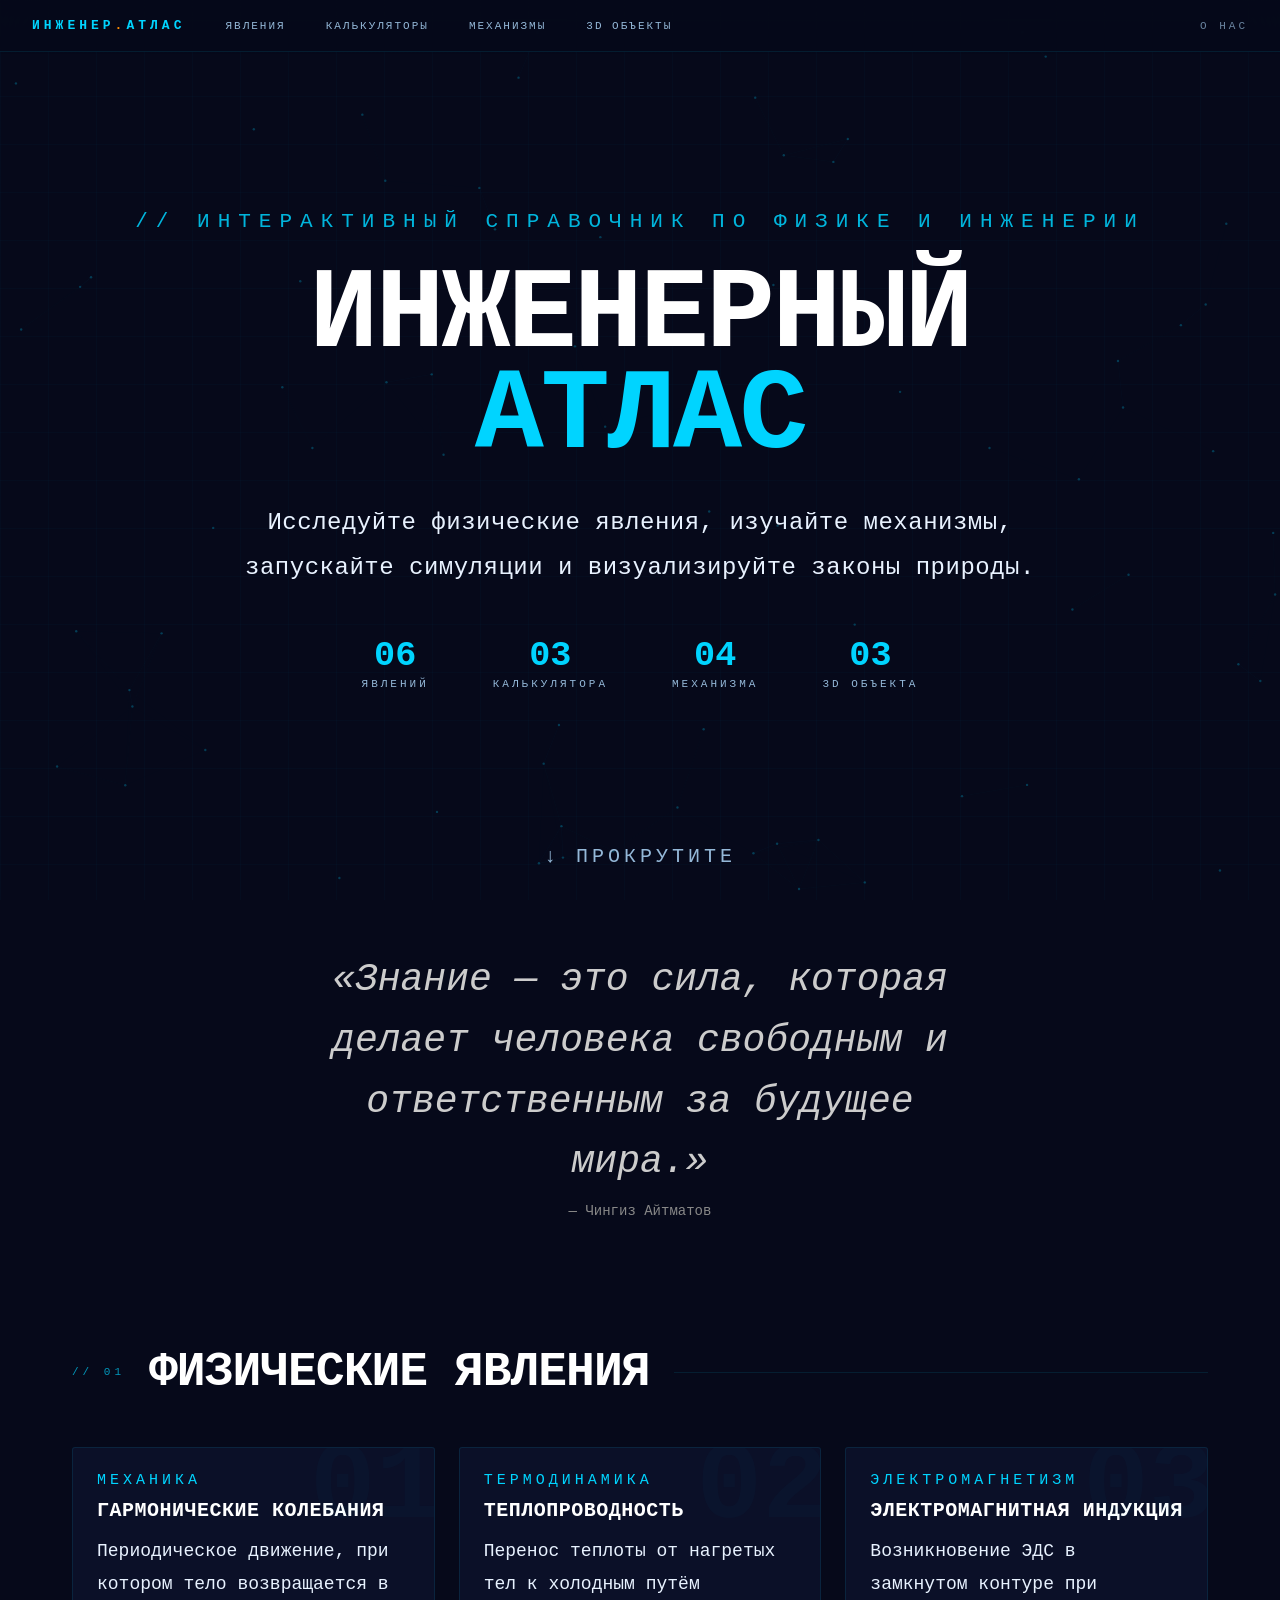
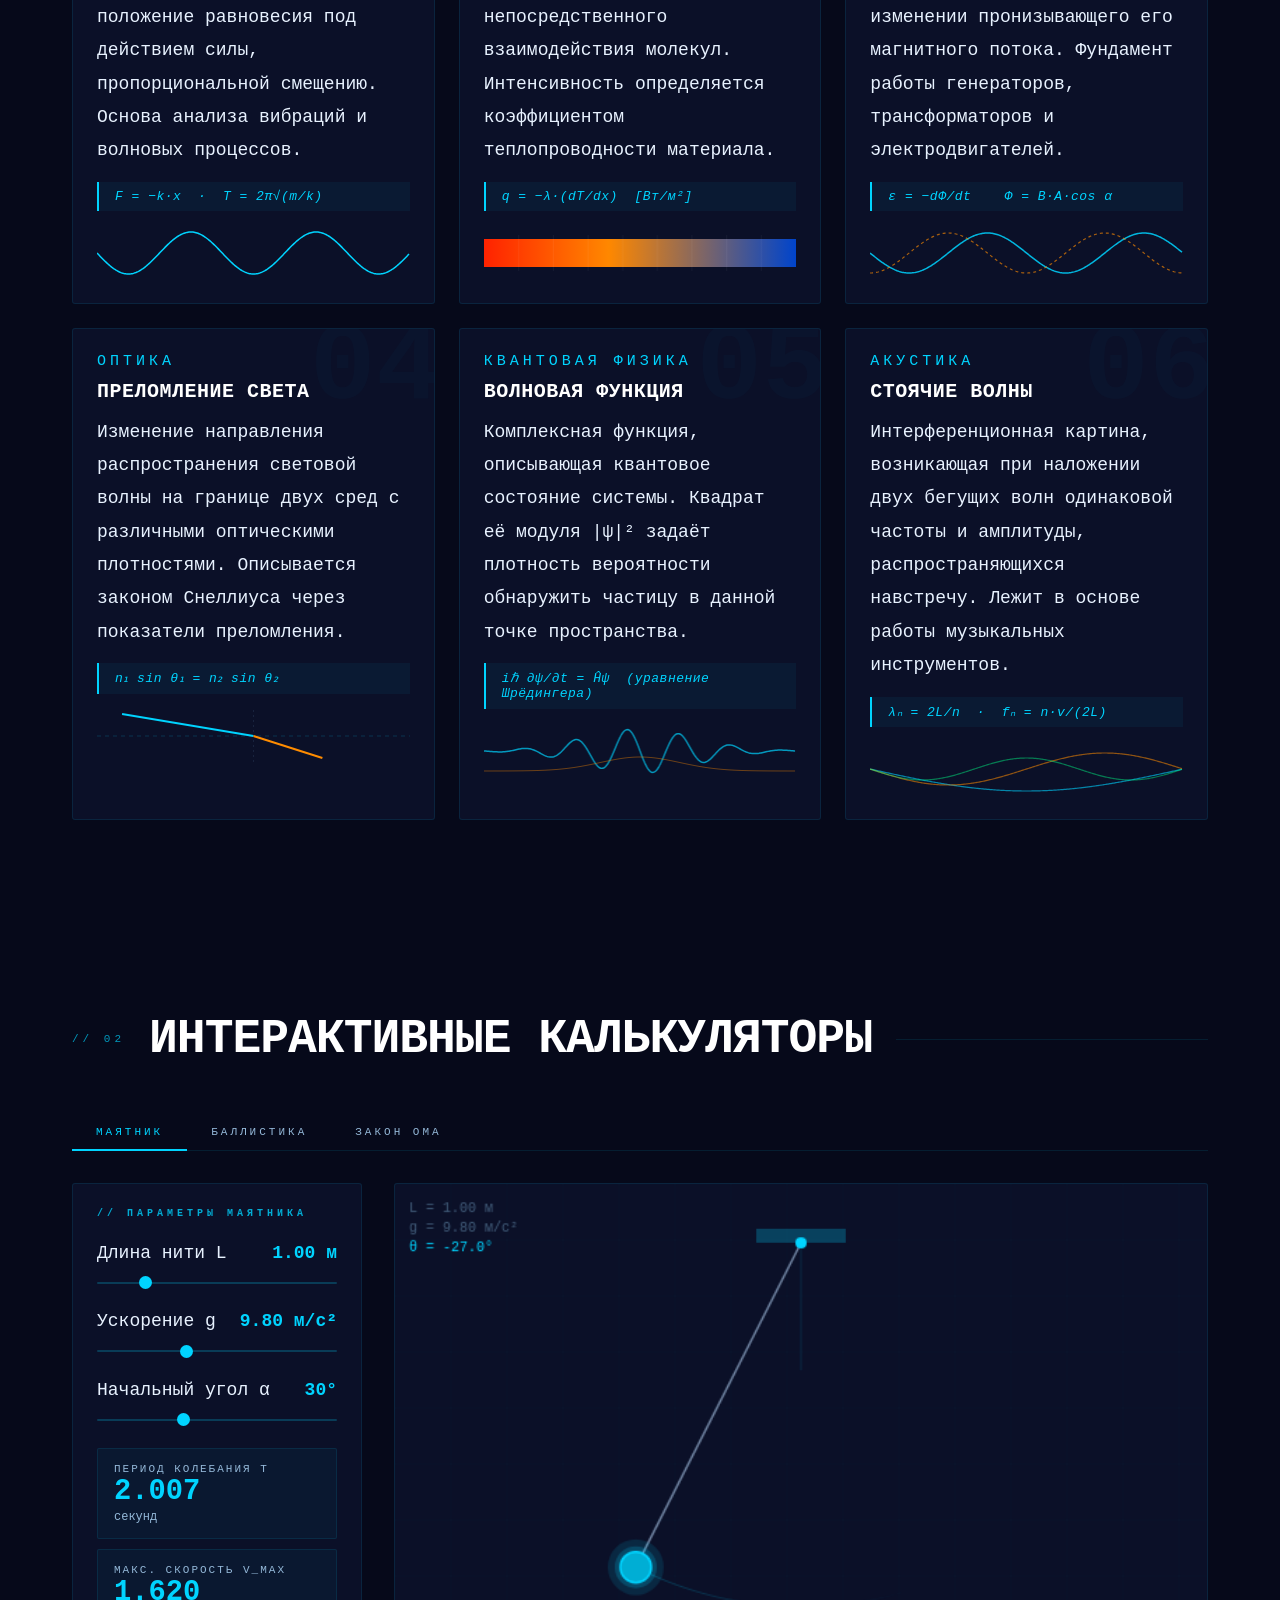
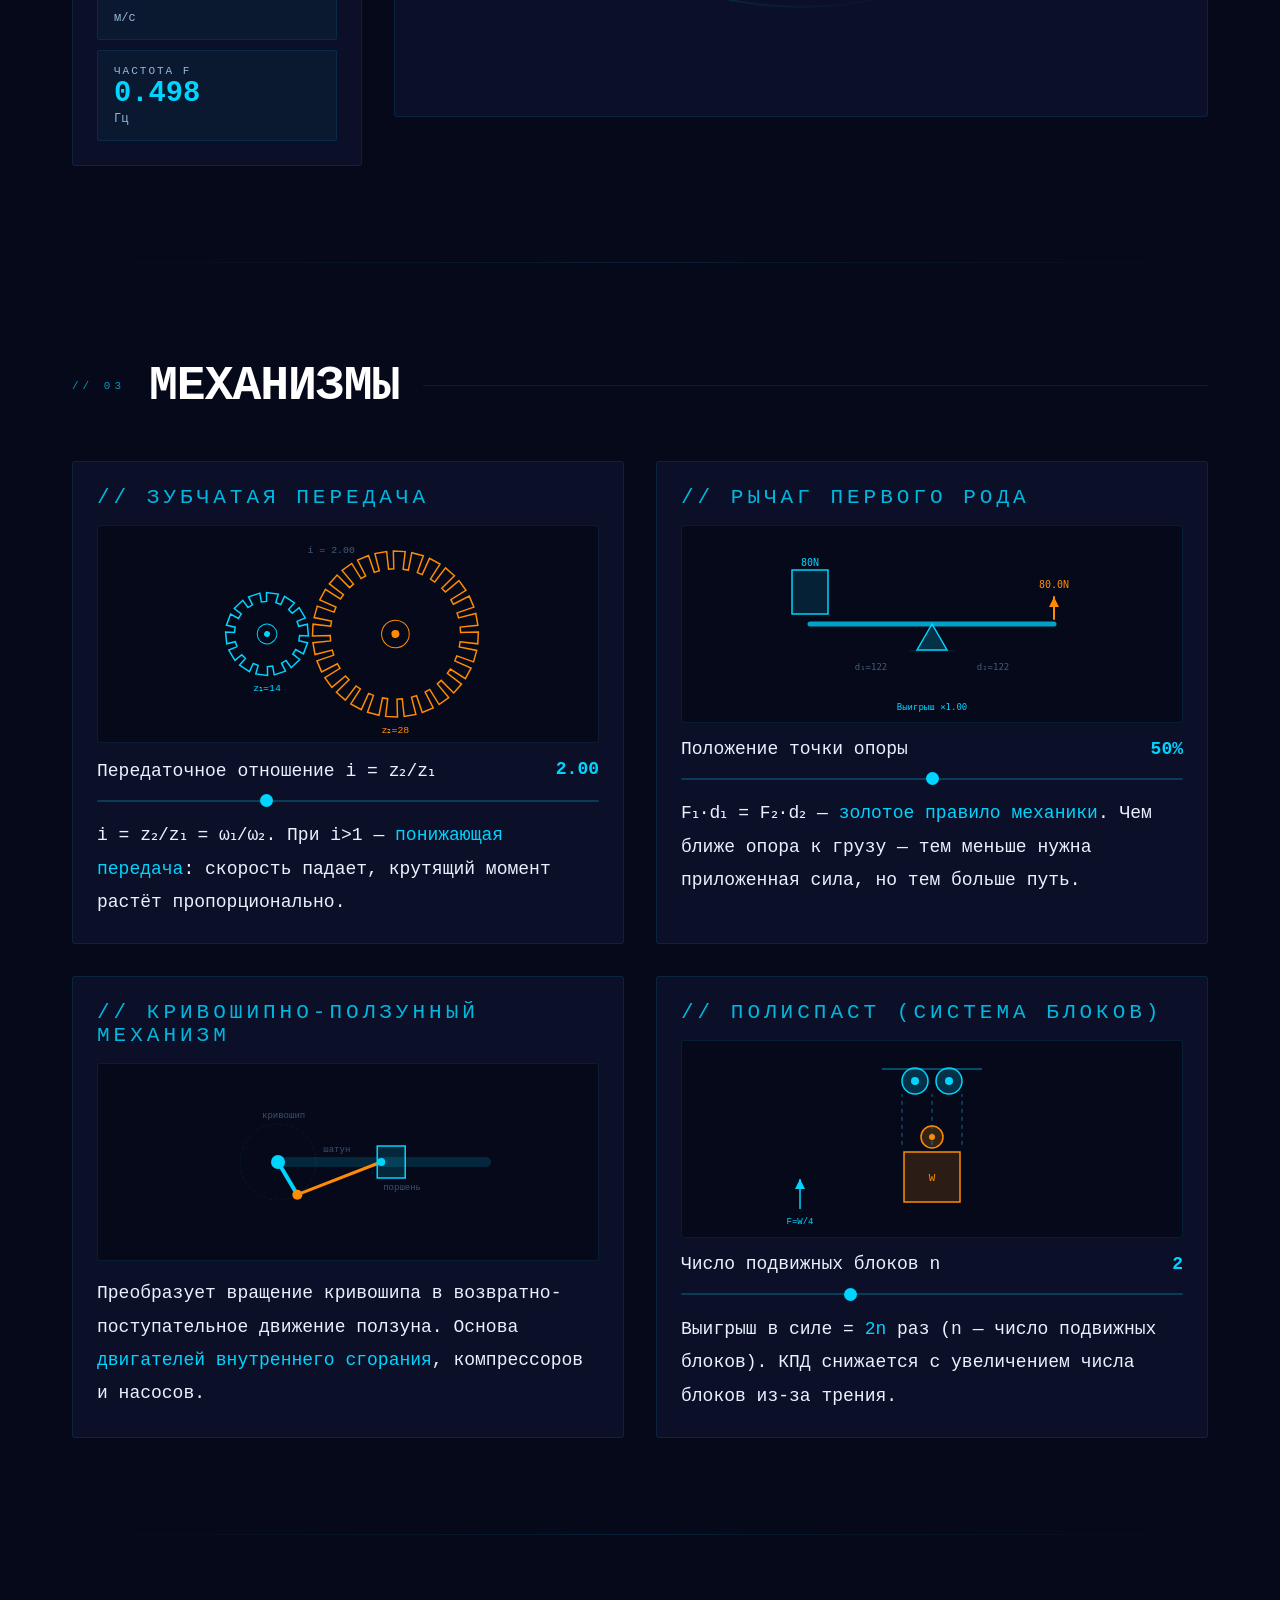
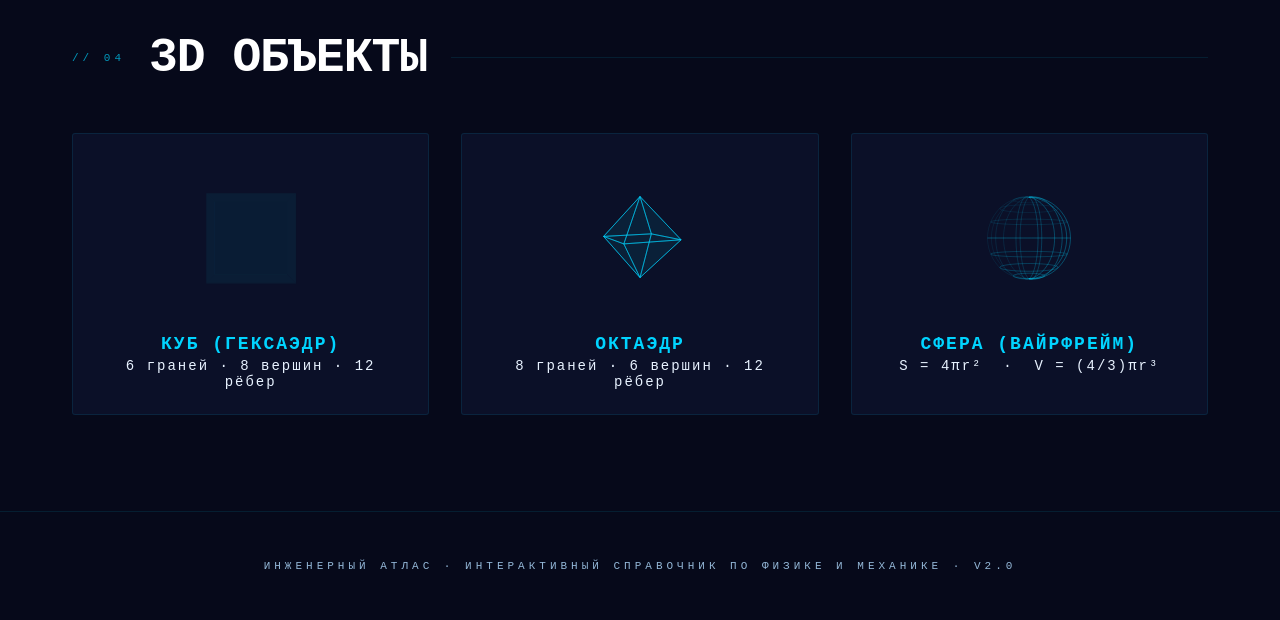
<file: index.html>
<!DOCTYPE html>
<html lang="ru">
<head>
<meta charset="UTF-8">
<meta name="viewport" content="width=device-width, initial-scale=1.0">
<title>Инженерный Атлас</title>
<link rel="stylesheet" href="style.css">

</head>
<body>

<nav>
  <span class="logo">Инженер<em>.</em>Атлас</span>
  <a href="#phenomena">Явления</a>
  <a href="#calculators">Калькуляторы</a>
  <a href="#mechanisms">Механизмы</a>
  <a href="#models">3D Объекты</a>
  <a href="welegenda.html" class="nav-right-link">О НАС</a>
</nav>

<!-- ═══════════════ HERO ═══════════════ -->
<div id="hero">
  <canvas id="heroCanvas"></canvas>
  <div class="hero-content">
    <div class="hero-eyebrow">// интерактивный справочник по физике и инженерии</div>
    <h1>Инженерный<br><span class="c">Атлас</span></h1>
    <p class="hero-tagline">Исследуйте физические явления, изучайте механизмы,<br>запускайте симуляции и визуализируйте законы природы.</p>
    <div class="hero-stats">
      <div class="stat"><div class="n">06</div><div class="l">Явлений</div></div>
      <div class="stat"><div class="n">03</div><div class="l">Калькулятора</div></div>
      <div class="stat"><div class="n">04</div><div class="l">Механизма</div></div>
      <div class="stat"><div class="n">03</div><div class="l">3D Объекта</div></div>
    </div>
  </div>
  <div class="scroll-hint">↓ прокрутите</div>
</div>
<div class="aitmatov-quote-block">
    <p class="aitmatov-quote-text">
        «Знание — это сила, которая делает человека свободным и ответственным за будущее мира.»
    </p>
    <p class="aitmatov-quote-author">
        — Чингиз Айтматов
    </p>
</div>

<!-- ═══════════════ PHENOMENA ═══════════════ -->
<div class="section-wrap" id="phenomena">
  <div class="section-head">
    <span class="sec-num">// 01</span>
    <h2 class="sec-title">Физические явления</h2>
    <div class="sec-line"></div>
  </div>
  <div class="phenom-grid">
    <div class="pc fi" data-n="01">
      <div class="pc-tag">Механика</div>
      <div class="pc-name">Гармонические колебания</div>
      <p class="pc-desc">Периодическое движение, при котором тело возвращается в положение равновесия под действием силы, пропорциональной смещению. Основа анализа вибраций и волновых процессов.</p>
      <div class="pc-formula">F = −k·x &nbsp;·&nbsp; T = 2π√(m/k)</div>
      <canvas class="pc-viz" id="v1"></canvas>
    </div>
    <div class="pc fi" data-n="02">
      <div class="pc-tag">Термодинамика</div>
      <div class="pc-name">Теплопроводность</div>
      <p class="pc-desc">Перенос теплоты от нагретых тел к холодным путём непосредственного взаимодействия молекул. Интенсивность определяется коэффициентом теплопроводности материала.</p>
      <div class="pc-formula">q = −λ·(dT/dx) &nbsp;[Вт/м²]</div>
      <canvas class="pc-viz" id="v2"></canvas>
    </div>
    <div class="pc fi" data-n="03">
      <div class="pc-tag">Электромагнетизм</div>
      <div class="pc-name">Электромагнитная индукция</div>
      <p class="pc-desc">Возникновение ЭДС в замкнутом контуре при изменении пронизывающего его магнитного потока. Фундамент работы генераторов, трансформаторов и электродвигателей.</p>
      <div class="pc-formula">ε = −dΦ/dt &nbsp;&nbsp; Φ = B·A·cos α</div>
      <canvas class="pc-viz" id="v3"></canvas>
    </div>
    <div class="pc fi" data-n="04">
      <div class="pc-tag">Оптика</div>
      <div class="pc-name">Преломление света</div>
      <p class="pc-desc">Изменение направления распространения световой волны на границе двух сред с различными оптическими плотностями. Описывается законом Снеллиуса через показатели преломления.</p>
      <div class="pc-formula">n₁ sin θ₁ = n₂ sin θ₂</div>
      <canvas class="pc-viz" id="v4"></canvas>
    </div>
    <div class="pc fi" data-n="05">
      <div class="pc-tag">Квантовая физика</div>
      <div class="pc-name">Волновая функция</div>
      <p class="pc-desc">Комплексная функция, описывающая квантовое состояние системы. Квадрат её модуля |ψ|² задаёт плотность вероятности обнаружить частицу в данной точке пространства.</p>
      <div class="pc-formula">iℏ ∂ψ/∂t = Ĥψ &nbsp;(уравнение Шрёдингера)</div>
      <canvas class="pc-viz" id="v5"></canvas>
    </div>
    <div class="pc fi" data-n="06">
      <div class="pc-tag">Акустика</div>
      <div class="pc-name">Стоячие волны</div>
      <p class="pc-desc">Интерференционная картина, возникающая при наложении двух бегущих волн одинаковой частоты и амплитуды, распространяющихся навстречу. Лежит в основе работы музыкальных инструментов.</p>
      <div class="pc-formula">λₙ = 2L/n &nbsp;· &nbsp;fₙ = n·v/(2L)</div>
      <canvas class="pc-viz" id="v6"></canvas>
    </div>
  </div>
</div>

<div class="sep"></div>

<!-- ═══════════════ CALCULATORS ═══════════════ -->
<div class="section-wrap" id="calculators">
  <div class="section-head">
    <span class="sec-num">// 02</span>
    <h2 class="sec-title">Интерактивные калькуляторы</h2>
    <div class="sec-line"></div>
  </div>
  <div class="calc-tabs">
    <button class="ct active" onclick="showTab('pendulum',this)">Маятник</button>
    <button class="ct" onclick="showTab('projectile',this)">Баллистика</button>
    <button class="ct" onclick="showTab('ohm',this)">Закон Ома</button>
  </div>

  <!-- PENDULUM -->
  <div class="calc-panel active" id="pnl-pendulum">
    <div class="cc">
      <h3>// параметры маятника</h3>
      <div class="cg">
        <div class="cl">Длина нити L <span class="cv" id="lL">1.00 м</span></div>
        <input type="range" id="sL" min="0.1" max="5" step="0.05" value="1" oninput="updPend()">
      </div>
      <div class="cg">
        <div class="cl">Ускорение g <span class="cv" id="lg">9.81 м/с²</span></div>
        <input type="range" id="sg" min="1.0" max="25" step="0.1" value="9.81" oninput="updPend()">
      </div>
      <div class="cg">
        <div class="cl">Начальный угол α <span class="cv" id="la">30°</span></div>
        <input type="range" id="sa" min="3" max="80" step="1" value="30" oninput="updPend()">
      </div>
      <div class="rb">
        <div class="rb-label">Период колебания T</div>
        <div class="rb-val" id="rT">2.007</div>
        <div class="rb-unit">секунд</div>
      </div>
      <div class="rb">
        <div class="rb-label">Макс. скорость v_max</div>
        <div class="rb-val" id="rV">1.424</div>
        <div class="rb-unit">м/с</div>
      </div>
      <div class="rb">
        <div class="rb-label">Частота f</div>
        <div class="rb-val" id="rF">0.498</div>
        <div class="rb-unit">Гц</div>
      </div>
    </div>
    <canvas class="sim" id="cPend" width="580" height="380"></canvas>
  </div>

  <!-- PROJECTILE -->
  <div class="calc-panel" id="pnl-projectile">
    <div class="cc">
      <h3>// параметры броска</h3>
      <div class="cg">
        <div class="cl">Начальная скорость v₀ <span class="cv" id="lv0">50 м/с</span></div>
        <input type="range" id="sv0" min="5" max="200" step="1" value="50" oninput="updProj()">
      </div>
      <div class="cg">
        <div class="cl">Угол броска θ <span class="cv" id="lang">45°</span></div>
        <input type="range" id="sang" min="1" max="89" step="1" value="45" oninput="updProj()">
      </div>
      <div class="cg">
        <div class="cl">Высота пуска h₀ <span class="cv" id="lh0">0 м</span></div>
        <input type="range" id="sh0" min="0" max="200" step="1" value="0" oninput="updProj()">
      </div>
      <div class="rb">
        <div class="rb-label">Дальность полёта R</div>
        <div class="rb-val" id="rR">255.1</div>
        <div class="rb-unit">метров</div>
      </div>
      <div class="rb">
        <div class="rb-label">Максимальная высота H</div>
        <div class="rb-val" id="rH">127.6</div>
        <div class="rb-unit">метров</div>
      </div>
      <div class="rb">
        <div class="rb-label">Время полёта t</div>
        <div class="rb-val" id="rTf">7.21</div>
        <div class="rb-unit">секунд</div>
      </div>
    </div>
    <canvas class="sim" id="cProj" width="580" height="380"></canvas>
  </div>

  <!-- OHM -->
  <div class="calc-panel" id="pnl-ohm">
    <div class="cc">
      <h3>// параметры цепи</h3>
      <div class="cg">
        <div class="cl">Напряжение U <span class="cv" id="lU">12 В</span></div>
        <input type="range" id="sU" min="1" max="240" step="1" value="12" oninput="updOhm()">
      </div>
      <div class="cg">
        <div class="cl">Сопротивление R <span class="cv" id="lR">100 Ом</span></div>
        <input type="range" id="sR" min="1" max="2000" step="1" value="100" oninput="updOhm()">
      </div>
      <div class="rb">
        <div class="rb-label">Сила тока  I = U / R</div>
        <div class="rb-val" id="rI">0.1200</div>
        <div class="rb-unit">ампер</div>
      </div>
      <div class="rb">
        <div class="rb-label">Мощность  P = U · I</div>
        <div class="rb-val" id="rP">1.440</div>
        <div class="rb-unit">ватт</div>
      </div>
      <div class="rb">
        <div class="rb-label">Энергия за 1 час  W = P·t</div>
        <div class="rb-val" id="rW">5.184</div>
        <div class="rb-unit">кДж</div>
      </div>
    </div>
    <canvas class="sim" id="cOhm" width="580" height="380"></canvas>
  </div>
</div>

<div class="sep"></div>

<!-- ═══════════════ MECHANISMS ═══════════════ -->
<div class="section-wrap" id="mechanisms">
  <div class="section-head">
    <span class="sec-num">// 03</span>
    <h2 class="sec-title">Механизмы</h2>
    <div class="sec-line"></div>
  </div>
  <div class="mech-grid">

    <!-- GEARS -->
    <div class="mc fi">
      <div class="mc-title">// зубчатая передача</div>
      <div class="mc-viz">
        <svg id="gearSvg" width="320" height="200" viewBox="0 0 320 200"></svg>
      </div>
      <div style="margin-bottom:.8rem">
        <div class="cl">Передаточное отношение i = z₂/z₁ <span class="cv" id="lGR">2.00</span></div>
        <input type="range" id="sGR" min="1" max="4" step="0.5" value="2" oninput="updGears()" style="width:100%">
      </div>
      <p class="mc-desc">i = z₂/z₁ = ω₁/ω₂. При i>1 — <span>понижающая передача</span>: скорость падает, крутящий момент растёт пропорционально.</p>
    </div>

    <!-- LEVER -->
    <div class="mc fi">
      <div class="mc-title">// рычаг первого рода</div>
      <div class="mc-viz">
        <canvas id="cLever" width="300" height="180"></canvas>
      </div>
      <div style="margin-bottom:.8rem">
        <div class="cl">Положение точки опоры <span class="cv" id="lFulc">50%</span></div>
        <input type="range" id="sFulc" min="15" max="85" step="1" value="50" oninput="updLever()" style="width:100%">
      </div>
      <p class="mc-desc">F₁·d₁ = F₂·d₂ — <span>золотое правило механики</span>. Чем ближе опора к грузу — тем меньше нужна приложенная сила, но тем больше путь.</p>
    </div>

    <!-- CRANK-SLIDER -->
    <div class="mc fi">
      <div class="mc-title">// кривошипно-ползунный механизм</div>
      <div class="mc-viz">
        <canvas id="cCrank" width="300" height="180"></canvas>
      </div>
      <p class="mc-desc">Преобразует вращение кривошипа в возвратно-поступательное движение ползуна. Основа <span>двигателей внутреннего сгорания</span>, компрессоров и насосов.</p>
    </div>

    <!-- PULLEY -->
    <div class="mc fi">
      <div class="mc-title">// полиспаст (система блоков)</div>
      <div class="mc-viz">
        <canvas id="cPulley" width="300" height="180"></canvas>
      </div>
      <div style="margin-bottom:.8rem">
        <div class="cl">Число подвижных блоков n <span class="cv" id="lPulley">2</span></div>
        <input type="range" id="sPulley" min="1" max="4" step="1" value="2" oninput="updPulley()" style="width:100%">
      </div>
      <p class="mc-desc">Выигрыш в силе = <span>2n</span> раз (n — число подвижных блоков). КПД снижается с увеличением числа блоков из-за трения.</p>
    </div>

  </div>
</div>

<div class="sep"></div>

<!-- ═══════════════ 3D MODELS ═══════════════ -->
<div class="section-wrap" id="models">
  <div class="section-head">
    <span class="sec-num">// 04</span>
    <h2 class="sec-title">3D Объекты</h2>
    <div class="sec-line"></div>
  </div>
  <div class="models-grid">
    <div class="model-card fi">
      <div class="model-scene">
        <div class="cube">
          <div class="face front"></div><div class="face back"></div>
          <div class="face left"></div><div class="face right"></div>
          <div class="face top"></div><div class="face bottom"></div>
        </div>
      </div>
      <div class="model-lbl"><strong>Куб (Гексаэдр)</strong>6 граней · 8 вершин · 12 рёбер</div>
    </div>
    <div class="model-card fi">
      <div class="model-scene">
        <canvas id="cOcta" width="160" height="160"></canvas>
      </div>
      <div class="model-lbl"><strong>Октаэдр</strong>8 граней · 6 вершин · 12 рёбер</div>
    </div>
    <div class="model-card fi">
      <div class="model-scene">
        <canvas id="cSphere" width="160" height="160"></canvas>
      </div>
      <div class="model-lbl"><strong>Сфера (вайрфрейм)</strong>S = 4πr² &nbsp;·&nbsp; V = (4/3)πr³</div>
    </div>
  </div>
</div>

<footer>Инженерный Атлас · Интерактивный справочник по физике и механике · v2.0</footer>

<script src="main.js"></script>
</body>
</html>
</file>
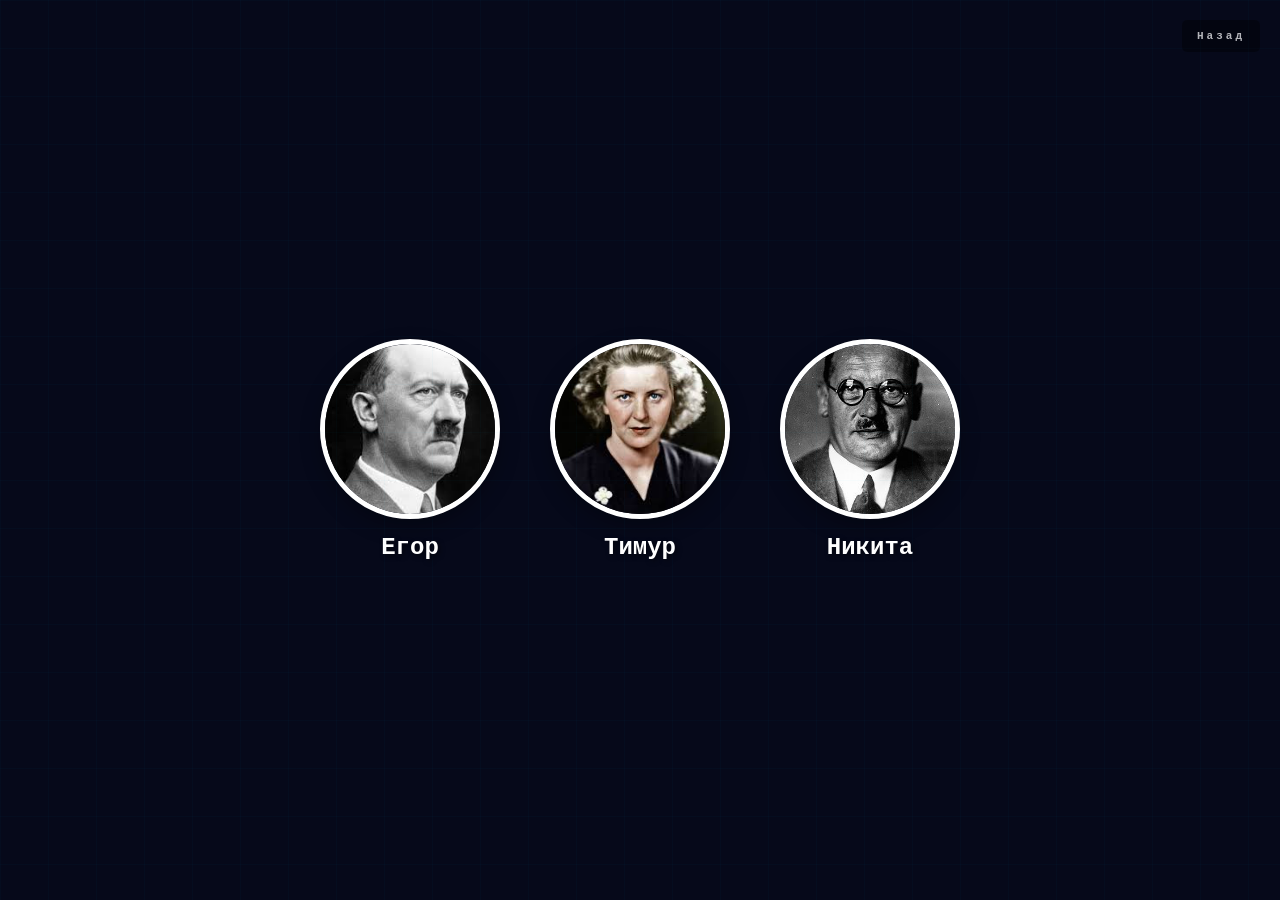
<file: welegenda.html>
<!DOCTYPE html>
<html lang="ru">
<head>
    <meta charset="UTF-8">
    <meta name="viewport" content="width=device-width, initial-scale=1.0">
    <title>Профили с градиентом</title>
    <style>
        body {
            margin: 0;
            display: flex;
            justify-content: center;
            align-items: center;
            min-height: 100vh;
            font-family: sans-serif;
            background: linear-gradient(to right, #ff0000, #ff4000, #ff8000, #ffbf00, #ffff00, #bfff00, #80ff00, #40ff00, #00ff00, #00ff40, #00ff80, #00ffbf, #00ffff, #00bfff, #0080ff, #0040ff, #0000ff, #4000ff, #8000ff, #bf00ff, #ff00ff, #ff00bf, #ff0080, #ff0040, #ff0000, #ff5733, #33ff57, #3357ff, #f333ff, #33fff3);
            background-attachment: fixed;
        }

        .profiles-container {
            display: flex;
            gap: 50px;
        }

        .profile-card {
            text-align: center;
            display: flex;
            flex-direction: column;
            align-items: center;
        }

        
        .avatar {
            width: 180px; 
            height: 180px;
            border-radius: 50%;
            object-fit: cover; 
            border: 5px solid white;
            box-shadow: 0 8px 20px rgba(0,0,0,0.3);
            transition: transform 0.3s ease;
            background-color: #fff; 
        }

        .avatar:hover {
            transform: scale(1.1);
        }

        .username {
            margin-top: 15px;
            font-size: 1.5rem;
            font-weight: bold;
            color: white;
            text-shadow: 2px 2px 5px rgba(0,0,0,0.5);
        }
        :root {
  --bg: #06091a;
  --bg2: #0b1028;
  --bg3: #101830;
  --accent: #00d4ff;
  --amber: #ff8c00;
  --green: #00ff88;
  --text: #e8f2ff;
  --text2: #94b8d8;
  --border: rgba(0,212,255,0.10);
  --border2: rgba(0,212,255,0.22);
}
*{box-sizing:border-box;margin:0;padding:0;}
html{scroll-behavior:smooth;}
body{background:var(--bg);color:var(--text);font-family:'Courier New',Consolas,monospace;overflow-x:hidden;}
body::before{content:'';position:fixed;inset:0;background-image:linear-gradient(rgba(0,212,255,0.025) 1px,transparent 1px),linear-gradient(90deg,rgba(0,212,255,0.025) 1px,transparent 1px);background-size:48px 48px;pointer-events:none;z-index:0;}

/* NAV */
nav{position:fixed;top:0;width:100%;z-index:100;background:rgba(6,9,26,0.92);backdrop-filter:blur(20px);border-bottom:1px solid var(--border);padding:0 2rem;display:flex;align-items:center;gap:2.5rem;height:52px;}
.logo{font-size:13px;font-weight:900;color:var(--accent);text-transform:uppercase;letter-spacing:4px;white-space:nowrap;flex-shrink:0;}
.logo em{color:var(--amber);font-style:normal;}
nav a{color:var(--text2);text-decoration:none;font-size:11px;text-transform:uppercase;letter-spacing:2px;transition:color .2s;white-space:nowrap;}
nav a:hover{color:var(--accent);}
.nav-right{margin-left:auto;font-size:10px;color:var(--text2);letter-spacing:3px;opacity:.7;}

.nav-right-link{
  margin-left:auto;
  font-size:11px;
  color:var(--text2);
  letter-spacing:3px;
  text-decoration:none;
  opacity:.7;
  transition:all .2s;
}
.nav-right-link:hover{
  color:var(--accent);
  opacity:1;
}

/* HERO */
#hero{position:relative;height:100vh;display:flex;align-items:center;justify-content:center;overflow:hidden;}
#heroCanvas{position:absolute;inset:0;width:100%;height:100%;}
.hero-content{position:relative;z-index:2;text-align:center;padding:2rem;}
.hero-eyebrow{font-size:21px;letter-spacing:8px;color:var(--accent);text-transform:uppercase;margin-bottom:2rem;opacity:.85;}
h1{font-size:clamp(2.8rem,9vw,8rem);font-weight:900;text-transform:uppercase;letter-spacing:-3px;line-height:.88;color:#fff;}
h1 .c{color:var(--accent);}
.hero-tagline{margin-top:2rem;font-size:24px;color:var(--text);letter-spacing:.5px;max-width:900px;line-height:1.9;margin-left:auto;margin-right:auto;}
.hero-stats{display:flex;gap:4rem;justify-content:center;margin-top:3rem;}
.stat .n{font-size:2.2rem;font-weight:900;color:var(--accent);line-height:1;}
.stat .l{font-size:11px;color:var(--text2);text-transform:uppercase;letter-spacing:3px;margin-top:4px;}
.scroll-hint{position:absolute;bottom:2rem;left:50%;transform:translateX(-50%);color:var(--text2);font-size:20px;text-transform:uppercase;letter-spacing:4px;animation:bob 2s ease-in-out infinite;z-index:2;}
@keyframes bob{0%,100%{transform:translateX(-50%) translateY(0)}50%{transform:translateX(-50%) translateY(-6px)}}

/* SECTIONS */
.section-wrap{position:relative;z-index:1;padding:6rem 2rem;max-width:1200px;margin:0 auto;}
.section-head{display:flex;align-items:center;gap:1.5rem;margin-bottom:3rem;}
.sec-num{font-size:11px;color:var(--accent);letter-spacing:4px;opacity:.7;flex-shrink:0;}
.sec-title{font-size:clamp(1.8rem,4vw,3rem);font-weight:900;text-transform:uppercase;letter-spacing:-1px;color:#fff;flex-shrink:0;}
.sec-line{flex:1;height:.5px;background:var(--border);}
.sep{max-width:1200px;margin:0 auto;height:.5px;background:linear-gradient(90deg,transparent,var(--border),transparent);}

/* PHENOMENON CARDS */
.phenom-grid{display:grid;grid-template-columns:repeat(auto-fill,minmax(300px,1fr));gap:1.5rem;}
.pc{background:var(--bg2);border:1px solid var(--border);border-radius:3px;padding:1.5rem;cursor:pointer;transition:border-color .3s,transform .2s,box-shadow .3s;position:relative;overflow:hidden;}
.pc::after{content:attr(data-n);position:absolute;top:-15px;right:-8px;font-size:110px;font-weight:900;color:rgba(0,212,255,0.025);line-height:1;pointer-events:none;user-select:none;}
.pc:hover{border-color:rgba(0,212,255,.45);transform:translateY(-3px);box-shadow:0 12px 40px rgba(0,212,255,0.06);}
.pc-tag{font-size:15px;letter-spacing:4px;color:var(--accent);text-transform:uppercase;margin-bottom:.6rem;}
.pc-name{font-size:1.25rem;font-weight:900;color:#fff;margin-bottom:.8rem;text-transform:uppercase;letter-spacing:.5px;}
.pc-desc{font-size:18px;color:var(--text);line-height:1.85;}
.pc-formula{margin-top:.9rem;padding:.45rem 1rem;background:rgba(0,212,255,.05);border-left:2px solid var(--accent);font-size:13px;color:var(--accent);font-style:italic;letter-spacing:.5px;}
.pc-viz{margin-top:1rem;width:100%;height:52px;display:block;}

/* CALC SECTION */
.calc-tabs{display:flex;border-bottom:1px solid var(--border);margin-bottom:2rem;gap:0;}
.ct{padding:.7rem 1.5rem;font-size:11px;letter-spacing:3px;text-transform:uppercase;cursor:pointer;color:var(--text2);background:none;border:none;border-bottom:2px solid transparent;margin-bottom:-1px;font-family:inherit;transition:all .2s;}
.ct.active{color:var(--accent);border-bottom-color:var(--accent);}
.calc-panel{display:none;}
.calc-panel.active{display:grid;grid-template-columns:290px 1fr;gap:2rem;align-items:start;}
.cc{background:var(--bg2);border:1px solid var(--border);border-radius:3px;padding:1.5rem;}
.cc h3{font-size:10px;letter-spacing:4px;text-transform:uppercase;color:var(--accent);margin-bottom:1.5rem;opacity:.8;}
.cg{margin-bottom:1.4rem;}
.cl{font-size:18px;color:var(--text);display:flex;justify-content:space-between;margin-bottom:.5rem;}
.cv{color:var(--accent);font-weight:900;}
input[type=range]{width:100%;appearance:none;height:2px;background:var(--border2);outline:none;cursor:pointer;border-radius:1px;}
input[type=range]::-webkit-slider-thumb{appearance:none;width:13px;height:13px;border-radius:50%;background:var(--accent);cursor:pointer;}
.rb{margin-top:1.2rem;padding:.9rem 1rem;background:rgba(0,212,255,.04);border:1px solid var(--border);border-radius:2px;}
.rb+.rb{margin-top:.6rem;}
.rb-label{font-size:11px;letter-spacing:2px;text-transform:uppercase;color:var(--text2);}
.rb-val{font-size:1.8rem;font-weight:900;color:var(--accent);line-height:1.2;}
.rb-unit{font-size:12px;color:var(--text2);}
canvas.sim{width:100%;border:1px solid var(--border);border-radius:3px;background:var(--bg2);display:block;}

/* MECHANISMS */
.mech-grid{display:grid;grid-template-columns:repeat(auto-fill,minmax(360px,1fr));gap:2rem;}
.mc{background:var(--bg2);border:1px solid var(--border);border-radius:3px;padding:1.5rem;}
.mc-title{font-size:21px;letter-spacing:4px;text-transform:uppercase;color:var(--accent);margin-bottom:1rem;opacity:.85;}
.mc-viz{background:var(--bg);border:1px solid var(--border);border-radius:3px;display:flex;justify-content:center;align-items:center;padding:.5rem;margin-bottom:1rem;min-height:180px;}
.mc-desc{font-size:18px;color:var(--text);line-height:1.85;}
.mc-desc span{color:var(--accent);}

/* 3D MODELS */
.models-grid{display:grid;grid-template-columns:repeat(3,1fr);gap:2rem;}
.model-card{background:var(--bg2);border:1px solid var(--border);border-radius:3px;padding:1.5rem;text-align:center;}
.model-scene{height:160px;display:flex;align-items:center;justify-content:center;perspective:380px;margin-bottom:1rem;}
.cube{width:80px;height:80px;position:relative;transform-style:preserve-3d;animation:rotateCube 10s linear infinite;}
@keyframes rotateCube{from{transform:rotateX(-18deg) rotateY(0)}to{transform:rotateX(-18deg) rotateY(360deg)}}
.face{position:absolute;width:80px;height:80px;border:1px solid rgba(0,212,255,.35);background:rgba(0,212,255,.03);}
.front{transform:translateZ(40px)}.back{transform:rotateY(180deg) translateZ(40px)}
.left{transform:rotateY(-90deg) translateZ(40px)}.right{transform:rotateY(90deg) translateZ(40px)}
.top{transform:rotateX(90deg) translateZ(40px)}.bottom{transform:rotateX(-90deg) translateZ(40px)}
.model-lbl{font-size:14px;letter-spacing:2px;color:var(--text);}
.model-lbl strong{display:block;color:var(--accent);font-size:18px;margin-bottom:4px;text-transform:uppercase;}

/* FADE IN */
.fi{opacity:0;transform:translateY(18px);transition:opacity .55s,transform .55s;}
.fi.vis{opacity:1;transform:none;}

footer{text-align:center;padding:3rem 2rem;color:var(--text2);font-size:11px;letter-spacing:4px;border-top:.5px solid var(--border);position:relative;z-index:1;text-transform:uppercase;}

@media(max-width:900px){
  .calc-panel.active{grid-template-columns:1fr;}
  .models-grid{grid-template-columns:repeat(2,1fr);}
}
@media(max-width:640px){
  nav{padding:0 1rem;gap:1rem;height:52px;}
  nav a{display:none;}
  .nav-right{display:none;}
  .logo{font-size:12px;letter-spacing:2px;}
  .section-wrap{padding:4rem 1rem;}
  .phenom-grid{grid-template-columns:1fr;}
  .mech-grid{grid-template-columns:1fr;}
  .models-grid{grid-template-columns:1fr;}
  .hero-stats{gap:1.5rem;flex-wrap:wrap;}
  .hero-tagline{font-size:13px;padding:0 .5rem;}
  .calc-panel.active{grid-template-columns:1fr;}
  .calc-tabs{overflow-x:auto;-webkit-overflow-scrolling:touch;}
  .ct{padding:.6rem 1rem;font-size:10px;white-space:nowrap;}
  canvas.sim{height:240px;}
  .pc{padding:1.2rem;}
  .mc-viz{min-height:160px;}
  h1{letter-spacing:-1px;}
  .section-head{flex-wrap:wrap;gap:.8rem;}
  .sec-line{display:none;}
}
    </style>
</head>
<body>
    <a href="index.html" class="nav-right-link" style="position: absolute; top: 20px; right: 20px; color: white; text-decoration: none; font-weight: bold; background-color: rgba(0,0,0,0.5); padding: 10px 15px; border-radius: 5px;">Назад</a>
</nav>

    <div class="profiles-container">
        
        <div class="profile-card">
            <img src="-.jpg" alt="Александр" class="avatar">
            <div class="username">Егор</div>
        </div>

        <div class="profile-card">
            <img src="Без названия.jpg" alt="Мария" class="avatar">
            <div class="username">Тимур</div>
        </div>
        <div class="profile-card">
            <img src="300px-Anton-Drexler.jpg" alt="Мария" class="avatar">
            <div class="username">Никита</div>
        </div>

    </div>

</body>
</html>
</file>
<file: style.css>
:root {
  --bg: #06091a;
  --bg2: #0b1028;
  --bg3: #101830;
  --accent: #00d4ff;
  --amber: #ff8c00;
  --green: #00ff88;
  --text: #e8f2ff;
  --text2: #94b8d8;
  --border: rgba(0,212,255,0.10);
  --border2: rgba(0,212,255,0.22);
}
*{box-sizing:border-box;margin:0;padding:0;}
html{scroll-behavior:smooth;}
body{background:var(--bg);color:var(--text);font-family:'Courier New',Consolas,monospace;overflow-x:hidden;}
body::before{content:'';position:fixed;inset:0;background-image:linear-gradient(rgba(0,212,255,0.025) 1px,transparent 1px),linear-gradient(90deg,rgba(0,212,255,0.025) 1px,transparent 1px);background-size:48px 48px;pointer-events:none;z-index:0;}

/* NAV */
nav{position:fixed;top:0;width:100%;z-index:100;background:rgba(6,9,26,0.92);backdrop-filter:blur(20px);border-bottom:1px solid var(--border);padding:0 2rem;display:flex;align-items:center;gap:2.5rem;height:52px;}
.logo{font-size:13px;font-weight:900;color:var(--accent);text-transform:uppercase;letter-spacing:4px;white-space:nowrap;flex-shrink:0;}
.logo em{color:var(--amber);font-style:normal;}
nav a{color:var(--text2);text-decoration:none;font-size:11px;text-transform:uppercase;letter-spacing:2px;transition:color .2s;white-space:nowrap;}
nav a:hover{color:var(--accent);}
.nav-right{margin-left:auto;font-size:10px;color:var(--text2);letter-spacing:3px;opacity:.7;}

.nav-right-link{
  margin-left:auto;
  font-size:11px;
  color:var(--text2);
  letter-spacing:3px;
  text-decoration:none;
  opacity:.7;
  transition:all .2s;
}
.nav-right-link:hover{
  color:var(--accent);
  opacity:1;
}

/* HERO */
#hero{position:relative;height:100vh;display:flex;align-items:center;justify-content:center;overflow:hidden;}
#heroCanvas{position:absolute;inset:0;width:100%;height:100%;}
.hero-content{position:relative;z-index:2;text-align:center;padding:2rem;}
.hero-eyebrow{font-size:21px;letter-spacing:8px;color:var(--accent);text-transform:uppercase;margin-bottom:2rem;opacity:.85;}
h1{font-size:clamp(2.8rem,9vw,8rem);font-weight:900;text-transform:uppercase;letter-spacing:-3px;line-height:.88;color:#fff;}
h1 .c{color:var(--accent);}
.hero-tagline{margin-top:2rem;font-size:24px;color:var(--text);letter-spacing:.5px;max-width:900px;line-height:1.9;margin-left:auto;margin-right:auto;}
.hero-stats{display:flex;gap:4rem;justify-content:center;margin-top:3rem;}
.stat .n{font-size:2.2rem;font-weight:900;color:var(--accent);line-height:1;}
.stat .l{font-size:11px;color:var(--text2);text-transform:uppercase;letter-spacing:3px;margin-top:4px;}
.scroll-hint{position:absolute;bottom:2rem;left:50%;transform:translateX(-50%);color:var(--text2);font-size:20px;text-transform:uppercase;letter-spacing:4px;animation:bob 2s ease-in-out infinite;z-index:2;}
@keyframes bob{0%,100%{transform:translateX(-50%) translateY(0)}50%{transform:translateX(-50%) translateY(-6px)}}

/* SECTIONS */
.section-wrap{position:relative;z-index:1;padding:6rem 2rem;max-width:1200px;margin:0 auto;}
.section-head{display:flex;align-items:center;gap:1.5rem;margin-bottom:3rem;}
.sec-num{font-size:11px;color:var(--accent);letter-spacing:4px;opacity:.7;flex-shrink:0;}
.sec-title{font-size:clamp(1.8rem,4vw,3rem);font-weight:900;text-transform:uppercase;letter-spacing:-1px;color:#fff;flex-shrink:0;}
.sec-line{flex:1;height:.5px;background:var(--border);}
.sep{max-width:1200px;margin:0 auto;height:.5px;background:linear-gradient(90deg,transparent,var(--border),transparent);}

/* PHENOMENON CARDS */
.phenom-grid{display:grid;grid-template-columns:repeat(auto-fill,minmax(300px,1fr));gap:1.5rem;}
.pc{background:var(--bg2);border:1px solid var(--border);border-radius:3px;padding:1.5rem;cursor:pointer;transition:border-color .3s,transform .2s,box-shadow .3s;position:relative;overflow:hidden;}
.pc::after{content:attr(data-n);position:absolute;top:-15px;right:-8px;font-size:110px;font-weight:900;color:rgba(0,212,255,0.025);line-height:1;pointer-events:none;user-select:none;}
.pc:hover{border-color:rgba(0,212,255,.45);transform:translateY(-3px);box-shadow:0 12px 40px rgba(0,212,255,0.06);}
.pc-tag{font-size:15px;letter-spacing:4px;color:var(--accent);text-transform:uppercase;margin-bottom:.6rem;}
.pc-name{font-size:1.25rem;font-weight:900;color:#fff;margin-bottom:.8rem;text-transform:uppercase;letter-spacing:.5px;}
.pc-desc{font-size:18px;color:var(--text);line-height:1.85;}
.pc-formula{margin-top:.9rem;padding:.45rem 1rem;background:rgba(0,212,255,.05);border-left:2px solid var(--accent);font-size:13px;color:var(--accent);font-style:italic;letter-spacing:.5px;}
.pc-viz{margin-top:1rem;width:100%;height:52px;display:block;}

/* CALC SECTION */
.calc-tabs{display:flex;border-bottom:1px solid var(--border);margin-bottom:2rem;gap:0;}
.ct{padding:.7rem 1.5rem;font-size:11px;letter-spacing:3px;text-transform:uppercase;cursor:pointer;color:var(--text2);background:none;border:none;border-bottom:2px solid transparent;margin-bottom:-1px;font-family:inherit;transition:all .2s;}
.ct.active{color:var(--accent);border-bottom-color:var(--accent);}
.calc-panel{display:none;}
.calc-panel.active{display:grid;grid-template-columns:290px 1fr;gap:2rem;align-items:start;}
.cc{background:var(--bg2);border:1px solid var(--border);border-radius:3px;padding:1.5rem;}
.cc h3{font-size:10px;letter-spacing:4px;text-transform:uppercase;color:var(--accent);margin-bottom:1.5rem;opacity:.8;}
.cg{margin-bottom:1.4rem;}
.cl{font-size:18px;color:var(--text);display:flex;justify-content:space-between;margin-bottom:.5rem;}
.cv{color:var(--accent);font-weight:900;}
input[type=range]{width:100%;appearance:none;height:2px;background:var(--border2);outline:none;cursor:pointer;border-radius:1px;}
input[type=range]::-webkit-slider-thumb{appearance:none;width:13px;height:13px;border-radius:50%;background:var(--accent);cursor:pointer;}
.rb{margin-top:1.2rem;padding:.9rem 1rem;background:rgba(0,212,255,.04);border:1px solid var(--border);border-radius:2px;}
.rb+.rb{margin-top:.6rem;}
.rb-label{font-size:11px;letter-spacing:2px;text-transform:uppercase;color:var(--text2);}
.rb-val{font-size:1.8rem;font-weight:900;color:var(--accent);line-height:1.2;}
.rb-unit{font-size:12px;color:var(--text2);}
canvas.sim{width:100%;border:1px solid var(--border);border-radius:3px;background:var(--bg2);display:block;}

/* MECHANISMS */
.mech-grid{display:grid;grid-template-columns:repeat(auto-fill,minmax(360px,1fr));gap:2rem;}
.mc{background:var(--bg2);border:1px solid var(--border);border-radius:3px;padding:1.5rem;}
.mc-title{font-size:21px;letter-spacing:4px;text-transform:uppercase;color:var(--accent);margin-bottom:1rem;opacity:.85;}
.mc-viz{background:var(--bg);border:1px solid var(--border);border-radius:3px;display:flex;justify-content:center;align-items:center;padding:.5rem;margin-bottom:1rem;min-height:180px;}
.mc-desc{font-size:18px;color:var(--text);line-height:1.85;}
.mc-desc span{color:var(--accent);}

/* 3D MODELS */
.models-grid{display:grid;grid-template-columns:repeat(3,1fr);gap:2rem;}
.model-card{background:var(--bg2);border:1px solid var(--border);border-radius:3px;padding:1.5rem;text-align:center;}
.model-scene{height:160px;display:flex;align-items:center;justify-content:center;perspective:380px;margin-bottom:1rem;}
.cube{width:80px;height:80px;position:relative;transform-style:preserve-3d;animation:rotateCube 10s linear infinite;}
@keyframes rotateCube{from{transform:rotateX(-18deg) rotateY(0)}to{transform:rotateX(-18deg) rotateY(360deg)}}
.face{position:absolute;width:80px;height:80px;border:1px solid rgba(0,212,255,.35);background:rgba(0,212,255,.03);}
.front{transform:translateZ(40px)}.back{transform:rotateY(180deg) translateZ(40px)}
.left{transform:rotateY(-90deg) translateZ(40px)}.right{transform:rotateY(90deg) translateZ(40px)}
.top{transform:rotateX(90deg) translateZ(40px)}.bottom{transform:rotateX(-90deg) translateZ(40px)}
.model-lbl{font-size:14px;letter-spacing:2px;color:var(--text);}
.model-lbl strong{display:block;color:var(--accent);font-size:18px;margin-bottom:4px;text-transform:uppercase;}

/* FADE IN */
.fi{opacity:0;transform:translateY(18px);transition:opacity .55s,transform .55s;}
.fi.vis{opacity:1;transform:none;}

footer{text-align:center;padding:3rem 2rem;color:var(--text2);font-size:11px;letter-spacing:4px;border-top:.5px solid var(--border);position:relative;z-index:1;text-transform:uppercase;}

@media(max-width:900px){
  .calc-panel.active{grid-template-columns:1fr;}
  .models-grid{grid-template-columns:repeat(2,1fr);}
}
@media(max-width:640px){
  nav{padding:0 1rem;gap:1rem;height:52px;}
  nav a{display:none;}
  .nav-right{display:none;}
  .logo{font-size:12px;letter-spacing:2px;}
  .section-wrap{padding:4rem 1rem;}
  .phenom-grid{grid-template-columns:1fr;}
  .mech-grid{grid-template-columns:1fr;}
  .models-grid{grid-template-columns:1fr;}
  .hero-stats{gap:1.5rem;flex-wrap:wrap;}
  .hero-tagline{font-size:13px;padding:0 .5rem;}
  .calc-panel.active{grid-template-columns:1fr;}
  .calc-tabs{overflow-x:auto;-webkit-overflow-scrolling:touch;}
  .ct{padding:.6rem 1rem;font-size:10px;white-space:nowrap;}
  canvas.sim{height:240px;}
  .pc{padding:1.2rem;}
  .mc-viz{min-height:160px;}
  h1{letter-spacing:-1px;}
  .section-head{flex-wrap:wrap;gap:.8rem;}
  .sec-line{display:none;}
}
.aitmatov-quote-block {
    text-align: center;
    margin: 40px 0 20px 0;
    padding: 10px;
}

.aitmatov-quote-text {
    font-size: 38px;
    font-style: italic;
    color: #cccccc;
    max-width: 700px;
    margin: 0 auto;
    line-height: 1.6;
}

.aitmatov-quote-author {
    margin-top: 10px;
    font-size: 14px;
    color: #888888;
}
</file>
